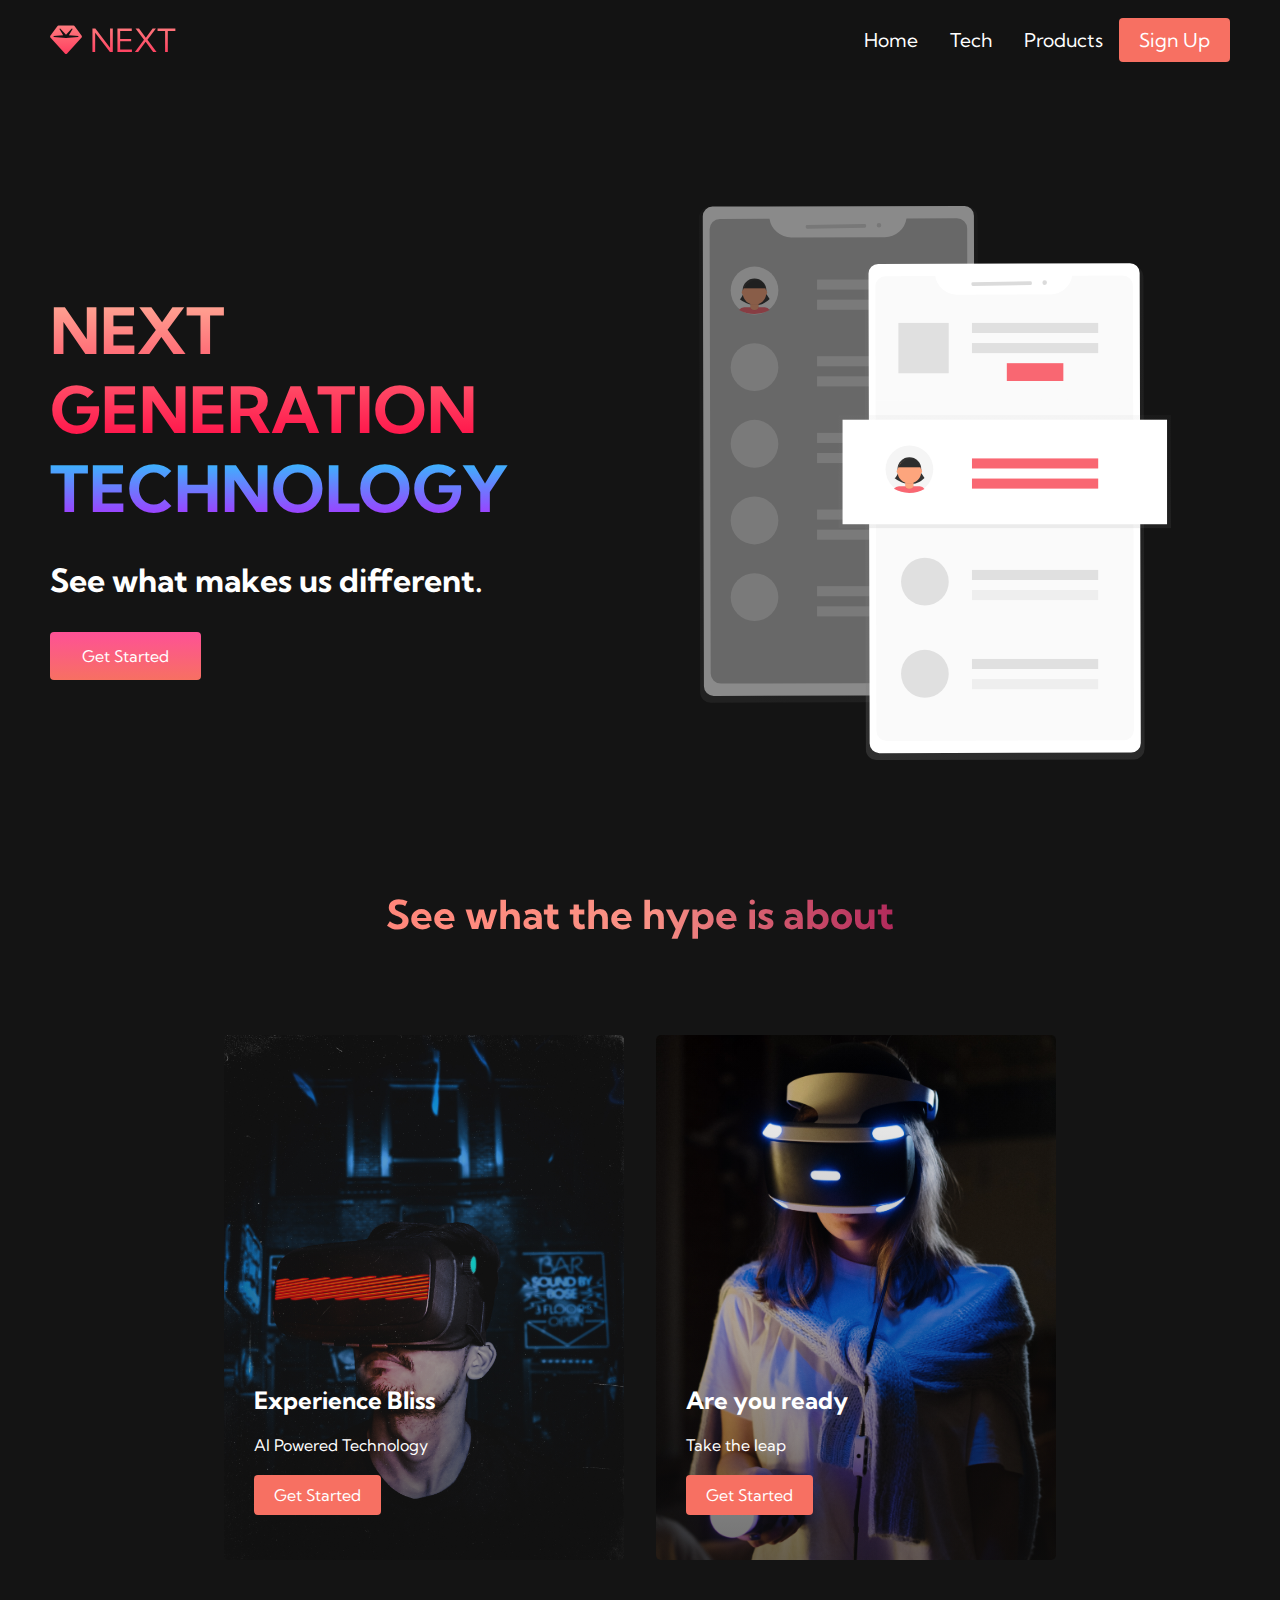
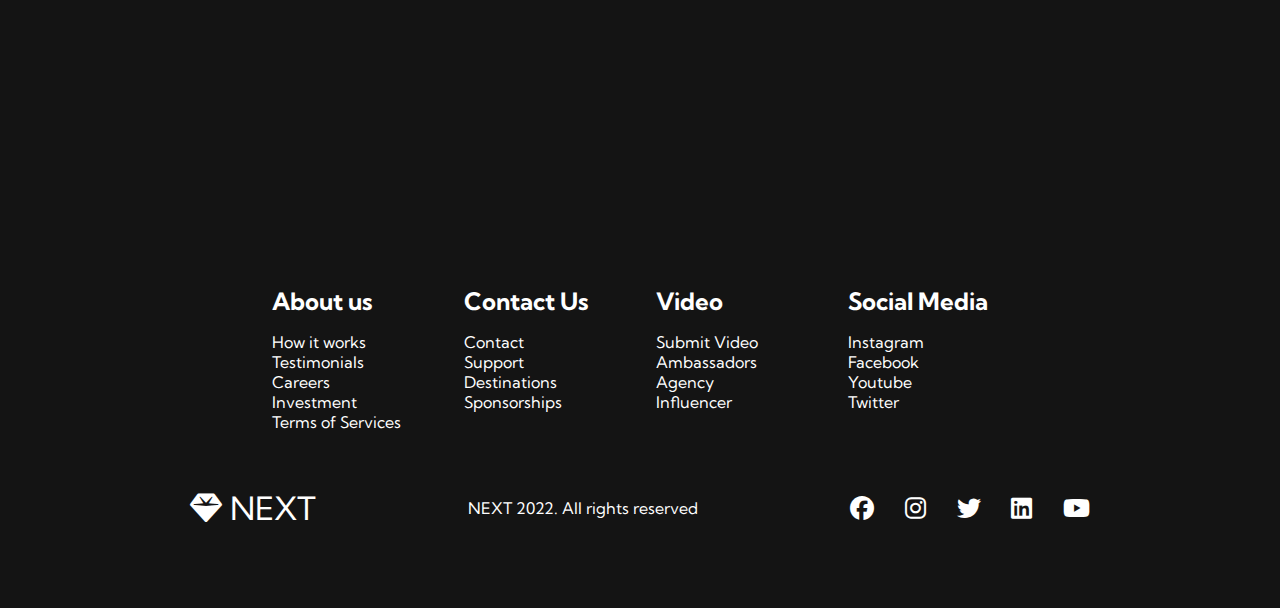
<file: Next/index.html>
<!DOCTYPE html>
<html lang="en">
<head>
    <meta charset="UTF-8">
    <meta http-equiv="X-UA-Compatible" content="IE=edge">
    <link rel="stylesheet" href="styles.css">
    <meta name="viewport" content="width=device-width, initial-scale=1.0">
    <link rel="stylesheet" href="https://cdnjs.cloudflare.com/ajax/libs/font-awesome/6.2.0/css/all.min.css">
    <title>Next</title>
</head>
<body>

    <nav class="navbar">
        <div class="navbar__container">
            <a href="#" id="navbar__logo"><i class="fas fa-gem"></i>NEXT</a>
            <div class="navbar__toggle" id="mobile-menu">
                <span class="bar"></span>
                <span class="bar"></span>
                <span class="bar"></span>
            </div>
            <ul class="navbar__menu">
                <li class="navbar__item"><a href="#" class="navbar__links">Home</a></li>
                <li class="navbar__item"><a href="tech.html" class="navbar__links">Tech</a></li>
                <li class="navbar__item"><a href="#" class="navbar__links">Products</a></li>
                <li class="navbar__btn"><a href="#" class="button">Sign Up</a></li>
            </ul>
        </div>
    </nav>

<div class="main">
    <div class="main__container">
        <div class="main__content">
            <h1>NEXT GENERATION</h1>
            <h2>TECHNOLOGY</h2>
            <p>See what makes us different.</p>
            <button class="main__btn"><a href="#">Get Started</a></button>
        </div>
        <div class="main__img--container">
            <img src="./images/pic1.svg" alt="pic1" id="main__img">
        </div>
    </div>
</div>

<div class="services">
    <h1>See what the hype is about</h1>
    <div class="services__container">
        <div class="services__card">
            <h2>Experience Bliss</h2>
            <p>AI Powered Technology</p>
            <button>Get Started</button>
        </div>
        <div class="services__card">
            <h2>Are you ready</h2>
            <p>Take the leap</p>
            <button>Get Started</button>
        </div>
        
    </div>
</div>
<div class="footer__container">
    <div class="footer__links">
        <div class="footer__link--wrapper">
            <div class="footer__link--items">
                <h2>About us</h2>
                <a href="#">How it works</a>
                <a href="#">Testimonials</a>
                <a href="#">Careers</a>
                <a href="#">Investment</a>
                <a href="#">Terms of Services</a>
            </div>
            <div class="footer__link--items">
                <h2>Contact Us</h2>
                <a href="#">Contact</a>
                <a href="#">Support</a>
                <a href="#">Destinations</a>
                <a href="#">Sponsorships</a>
            </div>
        </div>
        <div class="footer__link--wrapper">
            <div class="footer__link--items">
                <h2>Video</h2>
                <a href="#">Submit Video</a>
                <a href="#">Ambassadors</a>
                <a href="#">Agency</a>
                <a href="#">Influencer</a>
                
            </div>
            <div class="footer__link--items">
                <h2>Social Media</h2>
                <a href="#">Instagram</a>
                <a href="#">Facebook</a>
                <a href="#">Youtube</a>
                <a href="#">Twitter</a>
            </div>
        </div>
    </div>
    <div class="social__media">
        <div class="social__media--wrap">
            <div class="footer__logo">
                <a href="#" id="footer__logo"><i class="fas fa-gem"></i>NEXT</a>
            </div>
            <p class="website__rights">NEXT 2022. All rights reserved</p>
            <div class="social__icons">
                <a href="#" class="social__icon--link" target="_blank">
                    <i class="fab fa-facebook"></i>
                </a>
                <a href="#" class="social__icon--link" target="_blank">
                    <i class="fab fa-instagram"></i>
                </a>
                <a href="#" class="social__icon--link" target="_blank">
                    <i class="fab fa-twitter"></i>
                </a>
                <a href="#" class="social__icon--link" target="_blank">
                    <i class="fab fa-linkedin"></i>
                </a>
                <a href="#" class="social__icon--link" target="_blank">
                    <i class="fab fa-youtube"></i>
                </a>
            </div>
        </div>
    </div>
</div>

    <script src="app.js"></script>
</body>
</html>
</file>
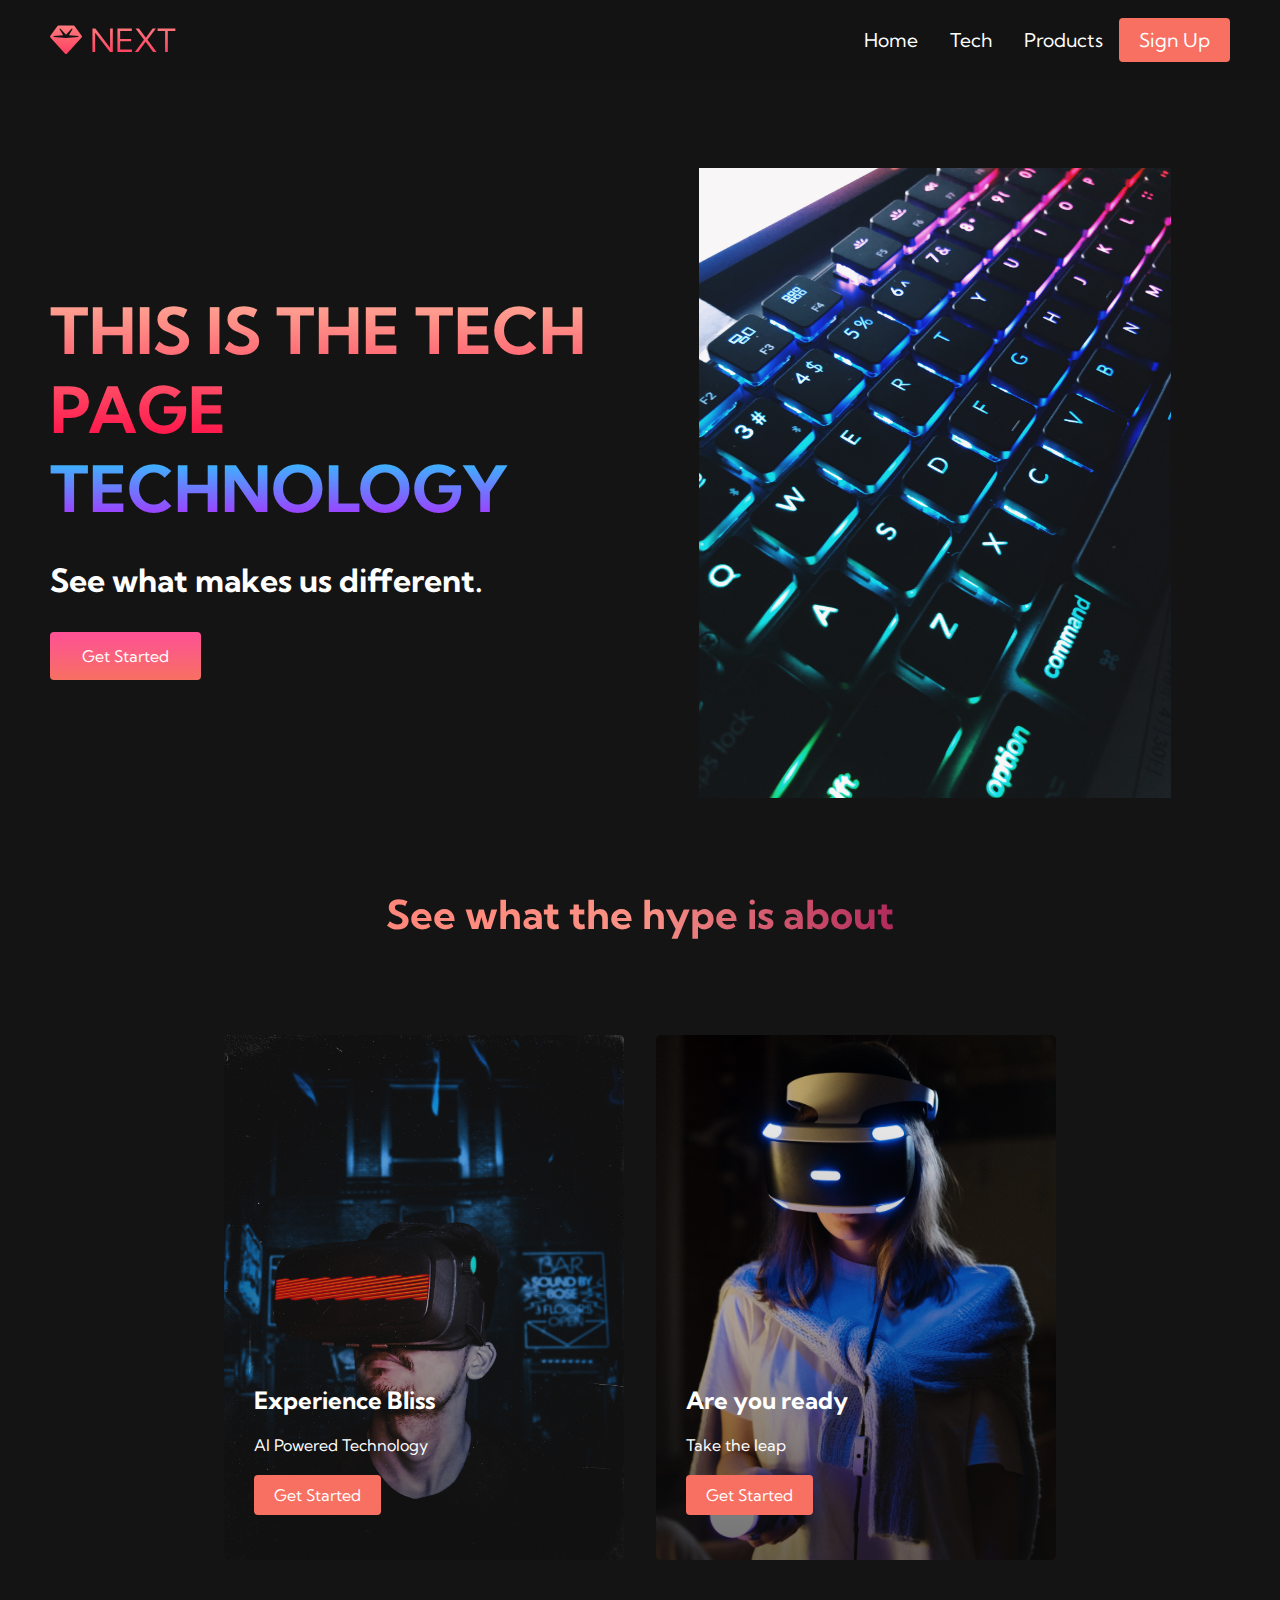
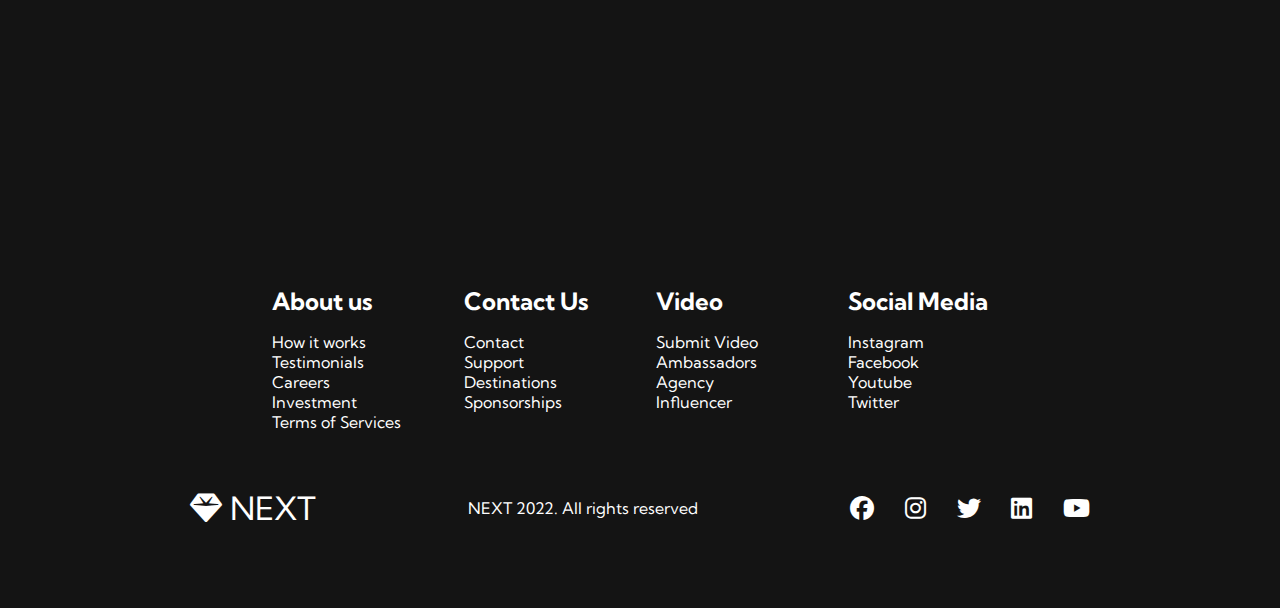
<file: Next/tech.html>
<!DOCTYPE html>
<html lang="en">
<head>
    <meta charset="UTF-8">
    <meta http-equiv="X-UA-Compatible" content="IE=edge">
    <link rel="stylesheet" href="styles.css">
    <meta name="viewport" content="width=device-width, initial-scale=1.0">
    <link rel="stylesheet" href="https://cdnjs.cloudflare.com/ajax/libs/font-awesome/6.2.0/css/all.min.css">
    <title>Next</title>
</head>
<body>

    <nav class="navbar">
        <div class="navbar__container">
            <a href="#" id="navbar__logo"><i class="fas fa-gem"></i>NEXT</a>
            <div class="navbar__toggle" id="mobile-menu">
                <span class="bar"></span>
                <span class="bar"></span>
                <span class="bar"></span>
            </div>
            <ul class="navbar__menu">
                <li class="navbar__item"><a href="#" class="navbar__links">Home</a></li>
                <li class="navbar__item"><a href="tech.html" class="navbar__links">Tech</a></li>
                <li class="navbar__item"><a href="#" class="navbar__links">Products</a></li>
                <li class="navbar__btn"><a href="#" class="button">Sign Up</a></li>
            </ul>
        </div>
    </nav>

<div class="main">
    <div class="main__container">
        <div class="main__content">
            <h1>THIS IS THE TECH PAGE</h1>
            <h2>TECHNOLOGY</h2>
            <p>See what makes us different.</p>
            <button class="main__btn"><a href="#">Get Started</a></button>
        </div>
        <div class="main__img--container">
            <img src="./images/pic2.jpg" alt="pic1" id="main__img">
        </div>
    </div>
</div>

<div class="services">
    <h1>See what the hype is about</h1>
    <div class="services__container">
        <div class="services__card">
            <h2>Experience Bliss</h2>
            <p>AI Powered Technology</p>
            <button>Get Started</button>
        </div>
        <div class="services__card">
            <h2>Are you ready</h2>
            <p>Take the leap</p>
            <button>Get Started</button>
        </div>
        
    </div>
</div>
<div class="footer__container">
    <div class="footer__links">
        <div class="footer__link--wrapper">
            <div class="footer__link--items">
                <h2>About us</h2>
                <a href="#">How it works</a>
                <a href="#">Testimonials</a>
                <a href="#">Careers</a>
                <a href="#">Investment</a>
                <a href="#">Terms of Services</a>
            </div>
            <div class="footer__link--items">
                <h2>Contact Us</h2>
                <a href="#">Contact</a>
                <a href="#">Support</a>
                <a href="#">Destinations</a>
                <a href="#">Sponsorships</a>
            </div>
        </div>
        <div class="footer__link--wrapper">
            <div class="footer__link--items">
                <h2>Video</h2>
                <a href="#">Submit Video</a>
                <a href="#">Ambassadors</a>
                <a href="#">Agency</a>
                <a href="#">Influencer</a>
                
            </div>
            <div class="footer__link--items">
                <h2>Social Media</h2>
                <a href="#">Instagram</a>
                <a href="#">Facebook</a>
                <a href="#">Youtube</a>
                <a href="#">Twitter</a>
            </div>
        </div>
    </div>
    <div class="social__media">
        <div class="social__media--wrap">
            <div class="footer__logo">
                <a href="#" id="footer__logo"><i class="fas fa-gem"></i>NEXT</a>
            </div>
            <p class="website__rights">NEXT 2022. All rights reserved</p>
            <div class="social__icons">
                <a href="#" class="social__icon--link" target="_blank">
                    <i class="fab fa-facebook"></i>
                </a>
                <a href="#" class="social__icon--link" target="_blank">
                    <i class="fab fa-instagram"></i>
                </a>
                <a href="#" class="social__icon--link" target="_blank">
                    <i class="fab fa-twitter"></i>
                </a>
                <a href="#" class="social__icon--link" target="_blank">
                    <i class="fab fa-linkedin"></i>
                </a>
                <a href="#" class="social__icon--link" target="_blank">
                    <i class="fab fa-youtube"></i>
                </a>
            </div>
        </div>
    </div>
</div>

    <script src="app.js"></script>
</body>
</html>
</file>
<file: Next/styles.css>
@import url('https://fonts.googleapis.com/css2?family=Kumbh+Sans:wght@400;700&display=swap');


* {
    margin: 0;
    padding: 0;
    box-sizing:border-box;
    font-family:"Kumbh Sans", sans-serif;
}


.navbar {
    background:#131313;
    height:80px;
    display:flex;
    justify-content: center;
    align-items:center;
    font-size:1.2rem;
    position:sticky;
    top:0;
    z-index:999;
}

.navbar__container {
    display:flex;
    justify-content:space-between;
    height:80px;
    z-index:1;
    width:100%;
    max-width:1300px;
    margin:0 auto;
    padding:0 50px;
}

#navbar__logo {
    background-color:#ff8177;
    background-image:linear-gradient(to top, #ff0844 0%, #ffb199 100%);
    background-size:100%;
    -webkit-background-clip: text;
    -moz-background-clip: text;
    -webkit-text-fill-color: transparent;
    -moz-text-fill-color:transparent;
    display:flex;
    align-items:center;
    cursor:pointer;
    text-decoration:none;
    font-size:2rem;
}

.fa-gem {
    margin-right:0.5rem;
}

.navbar__menu {
    display:flex;
    align-items:center;
    list-style:none;
    text-align:center;
}

.navbar__item {
    height:80px;
}

.navbar__links {
    color:#fff;
    display:flex;
    align-items:center;
    justify-content: center;
    text-decoration: none;
    padding:0 1rem;
    height:100%;
}


.navbar__button{
    display:flex;
    justify-content: center;
    align-items:center;
    padding: 0 1rem;
    width: 100%;
}

.button {
    display:flex;
    justify-content: center;
    align-items:center;
    text-decoration: none;
    padding: 10px 20px;
    height:100%;
    width: 100%;
    border:none;
    outline:none;
    border-radius:4px;
    background:#f77062;
    color:#fff;
}

.button:hover {
    background:#4837ff;
    transition:all 0.3s;
}

.navbar__links:hover {
    color: #f77062;
    transition:all 0.3s ease;
}

@media screen and (max-width:960px){
    .navbar__container {
        display:flex;
        justify-content: space-between;
        height:80px;
        z-index:1;
        width:100%;
        max-width:1300px;
        padding:0;
    }
    .navbar__menu {
        display:grid;
        grid-template-columns:auto;
        margin:0;
        width: 100%;
        position:absolute;
        top:-1000px;
        opacity:0;
        transition:all 0.5s ease;
        height:50vh;
        z-index:-1;
    }
    .navbar__menu.active {
        background:#131313;
        top:100%;
        opacity:1;
        transition:all 0.5s ease;
        z-index:99;
        height:50vh;
        font-size:1.6rem;
    }
    #navbar__logo {
        padding-left:25px;

    }
    .navbar__toggle .bar {
        width:25px;
        height:3px;
        margin:5px auto;
        transition:all 0.3s ease-in-out;
         background:#fff;
    }
    .navbar__item {
        width:100%;
    }
    .navbar__links {
        text-align:center;
        padding:2rem;
        width:100%;
        display:table;
    }
    #mobile-menu {
        position:absolute;
        top: 20%;
        right:5%;
        transform:translate(5%,20%);
    }
.navbar__btn {
    padding-bottom:2rem;

}

.button {
    display:flex;
    justify-content: center;
    align-items:center;
    width:80%;
    margin:0;
    height:80px;
}

.navbar__toggle .bar {
    display:block;
    cursor:pointer;
}

#mobile-menu.is-active .bar:nth-child(2){
    opacity:0;

}
#mobile-menu.is-active .bar:nth-child(1){
    transform:translateY(8px) rotate(45deg);
}
#mobile-menu.is-active .bar:nth-child(3){
    transform:translateY(-8px) rotate(-45deg);
}

}


/* hero section */

.main {
    background-color: #141414;
}

.main__container {
    display:grid;
    grid-template-columns: 1fr 1fr;
    align-items:center;
    justify-self: center;
    margin: 0 auto;
    height:90vh;
    background-color: #141414;
    z-index:1;
    width:100%;
    max-width:1300px;
    padding: 0 50px;
}

.main__content h1 {
    font-size:4rem;
    background-color: #ff8177;
    background-image:linear-gradient(to top, #ff0844 0%, #ffb199 100%);
    background-size:100%;
    -webkit-background-clip: text;
    -moz-background-clip: text;
    -webkit-text-fill-color: transparent;
    -moz-text-fill-color:transparent;
}

.main__content h2 {
    font-size:4rem;
    background-color: #ff8177;
    background-image:linear-gradient(to top, #b721ff 0%, #21d4fd 100%);
    background-size:100%;
    -webkit-background-clip: text;
    -moz-background-clip: text;
    -webkit-text-fill-color: transparent;
    -moz-text-fill-color:transparent;
}
.main__content p {
    margin-top: 2rem;
    font-size:2rem;
    font-weight:700;
color:#fff;
}

.main__btn {
    font-size:1rem;
    background-image: linear-gradient(to top, #f77062 0%, #fe5196 100%);
    padding:14px 32px;
    border:none;
    border-radius:4px;
    color:#fff;
    margin-top:2rem;
    cursor:pointer;
    position:relative;
    transition:all 0.5s;
    outline:none;
}

.main__btn a {
    position:relative;
    z-index:2;
    color:#fff;
    text-decoration: none;
}

.main__btn:after {
    position:absolute;
    content:'';
    top:0;
    left:0;
    width:0;
    height:100%;
    background:#4837ff;
    transition:all 0.35s;
    border-radius:4px;
}

.main__btn:hover {
    color:#fff;
}

.main__btn:hover:after{
    width:100%;
}

.main__img--container {
    text-align:center;
}

#main__img {
    height:80%;
    width:80%;
}

@media screen and (max-width:768px){
    .main__container {
        display:grid;
        grid-template-columns: auto;
        align-items:center;
        justify-self: center;
        width:100%;
        margin:0 auto;
        height:90vh;
    }
    .main__content {
        text-align:center;
        margin-bottom:4rem;
    }
    .main__content h1 {
        font-size:2.5rem;
        margin-top:2rem;
    }
    .main__content h2 {
        font-size:3rem;
    }
    .main__content p {
        margin-top:1rem;
        font-size:1.5rem;
    }
}

@media screen and (max-width:480px){
    .main__content h1 {
        font-size:2rem;
        margin-top:3rem;
    }
    .main__content h2 {
        font-size:2rem;
    }
    .main__content p {
        margin-top:2rem;
        font-size:1.5rem;
    }
    .main__btn {
        padding:12px 36px;
        margin:2.5rem 0;
    }
}

.services {
    background:#141414;
    display:flex;
    flex-direction:column;
    align-items:center;
    height:100vh;
}
.services h1 {
    background-color:#ff8177;
    background-image:linear-gradient(to right,#ff8177 0%, #ff867a 0%,#ff8c7f 20%, #f99185 52%, #cf556c 78%, #b12a5b 100%);
    background-size:100%;
    margin-bottom:5rem;
    font-size:2.5rem;
    -webkit-background-clip: text;
    -moz-background-clip: text;
    -webkit-text-fill-color: transparent;
    -moz-text-fill-color:transparent;
}

.services__container {
    display:flex;
    justify-content: center;
    flex-wrap: wrap;
}

.services__card {
    margin:1rem;
    height:525px;
    width:400px;
    border-radius:5px;
    background-image:linear-gradient(
        to bottom,
    rgba(0,0,0,0) 0%,
    rgba(17,17,17,0.6) 100%), 
    url('./images/pic3.jpg');
    background-size:cover;
    position:relative;
    color:#fff;
}
.services__card:nth-child(2){
    background-image:linear-gradient(
        to bottom,
    rgba(0,0,0,0) 0%,
    rgba(17,17,17,0.6) 100%), 
    url('./images/pic4.jpg');
    background-size:cover;
    position:relative;
    color:#fff;
}

.services h2 {
    position:absolute;
    top:350px;
    left:30px;
}
.services__card p {
    position:absolute;
    top:400px;
    left:30px;
}
.services__card button {
    color:#fff;
    padding:10px 20px;
    border:none;
    outline:none;
    border-radius:4px;
    background:#f77062;
    position:absolute;
    top:440px;
    left:30px;
    font-size:1rem;
    cursor:pointer;
}

.services__card:hover {
    transform:scale(1.075);
    transition:0.2s ease-in;
    cursor:pointer;
}

@media screen and (max-width:960px){
    .services {
        height:1600px;
    }
    .services h1 {
        font-size:2rem;
        margin-top:12rem;
    }
}

@media screen and (max-width:480px){
    .services {
        height:1400px;
    }
    .services h1 {
        font-size:1.2rem;
    }
    .services__card {
        width:300px;
    }
}


.footer__container {
    background: #141414;
    padding:5rem 0;
    display:flex;
    flex-direction: column;
    justify-content: center;
    align-items:center;
}

#footer__logo {
    color:#fff;
    display:flex;
    align-items: center;
    cursor:pointer;
    text-decoration: none;
    font-size: 2rem;
}

.footer__links {
    width:100%;
    display:flex;
    max-width:1000px;
    justify-content: center;
}

.footer__link--wrapper{
    display:flex;
}

.footer__link--items {
    display:flex;
    flex-direction:column;
    align-items:flex-start;
    margin:16px;
    text-align:left;
    width:160px;
    box-sizing: border-box;
}

.footer__link--items h2 {
    margin-bottom:16px;
}

.footer__link--items > h2 {
    color:#fff;
}
.footer__link--items a {
    color:#fff;
    text-decoration: none;
    margin-bottom: 0.rem;

}

.footer__link--items a:hover {
    color:#e9e9e9;
    transition:0.3s ease-out;
}

.social__icon--link {
    color:#fff;
    font-size:24px;
}

.social__media {
    max-width:1000px;
    width:100%;
}

.social__media--wrap {
    display:flex;
    justify-content: space-between;
    align-items:center;
    width:90%;
    max-width:1000px;
    margin:40px auto 0 auto;
}

.social__icons {
    display:flex;
    justify-content: space-between;
    align-items: center;
    width:240px;
}

.social__logo {
    color:#fff;
    justify-self: flex-start;
    margin-left:20px;
    cursor:pointer;
    text-decoration: none;
    font-size:2rem;
    display:flex;
    align-items: center;
    margin-bottom: 16px;
}

.website__rights {
    color:#fff;
}

@media screen and (max-width:820px){
    .footer__links {
        padding-top:2rem;
    }
    #footer__logo {
        margin-bottom: 2rem;
    }
    .website__rights {
        margin-bottom: 2rem;
    }
    .footer__link--wrapper {
        flex-direction: column;
    }

    .social__media--wrap {
        flex-direction: column;
    }
}

@media screen and (max-width:480px){
    .footer__link--items {
        margin:0;
        padding:10px;
        width:100%;
    }
}
</file>
